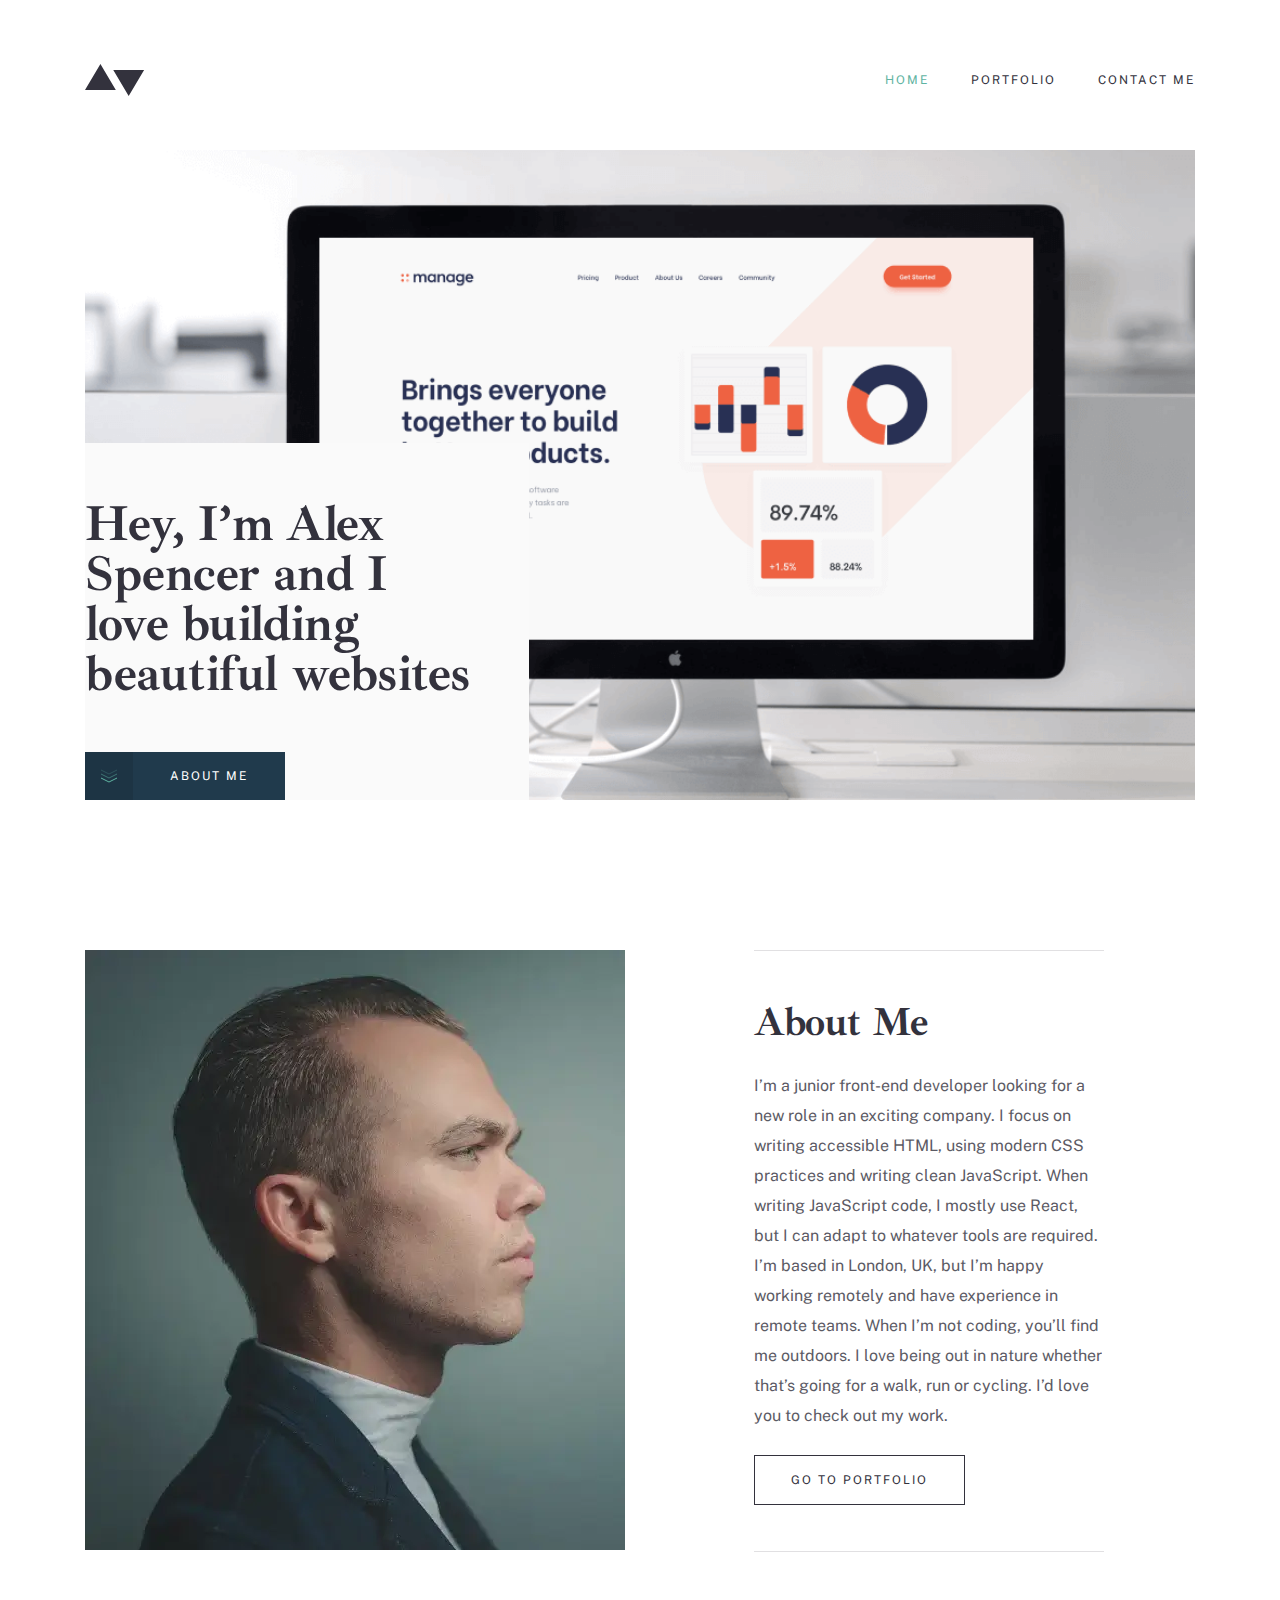
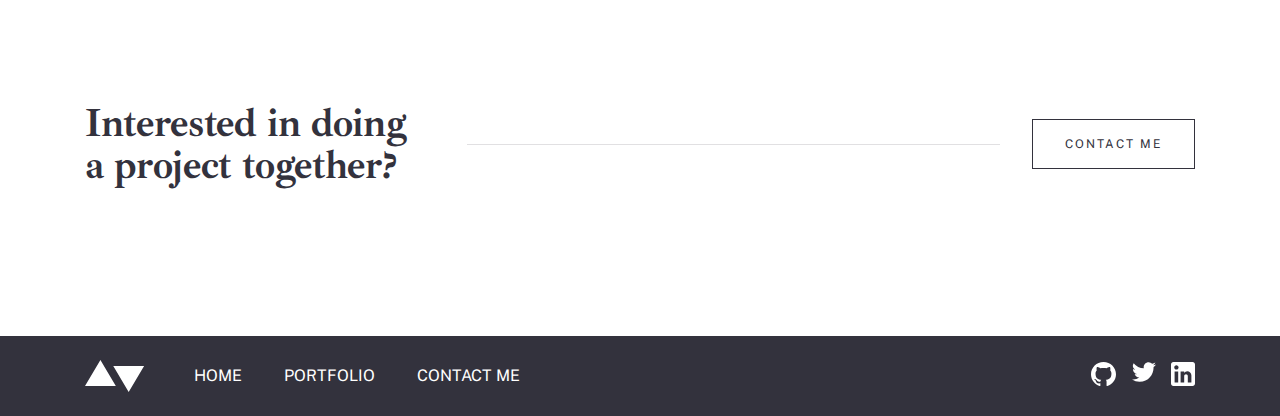
<file: index.html>
<!DOCTYPE html>
<html lang="en">

<head>
  <meta charset="UTF-8">
  <meta http-equiv="X-UA-Compatible" content="IE=edge">
  <meta name="viewport" content="width=device-width, initial-scale=1.0">
  <title>Minimalist</title>
  <link rel="stylesheet" href="./css/main.min.css">
</head>

<body class="site-body">
  <!-- HEADER START -->
  <header class="site-header">
    <div class="container">
      <div class="header-wrap">
        <a class="logo" href="./index.html">
          <img src="./images/logo.svg" width="60" height="32" alt="Minimalist site's logo">
        </a>
        <button class="header-wrap__btn"></button>
        <nav class="header-wrap__site-nav site-nav">
          <ol class="site-nav__list">
            <li class="site-nav__item">
              <a class="site-nav__link site-nav__link--active" href="./index.html">HOME</a>
            </li>
            <li class="site-nav__item">
              <a class="site-nav__link" href="./portfolio.html">PORTFOLIO</a>
            </li>
            <li class="site-nav__item">
              <a class="site-nav__link" href="./contact.html">CONTACT ME</a>
            </li>
          </ol>
        </nav>
      </div>
    </div>
  </header>
  <!-- HEADER END -->

  <!-- MAIN START -->
  <main>
    <!-- SECTION HERO START -->
    <section class="hero">
      <div class="container">
        <div class="hero-wrap">
          <div class="hero-wrap__img-box"></div>
          <div class="hero-wrap__box">
            <h1 class="hero-wrap__title">
              Hey, I’m Alex Spencer and I love building beautiful websites
            </h1>
            <a class="hero-wrap__link" href="#about">ABOUT ME</a>
          </div>
        </div>
      </div>
    </section>
    <!-- SECTION HERO END -->

    <!-- SECTION ABOUT START -->
    <section class="about" id="about">
      <div class="container">
        <div class="about-wrap">
          <div class="about-wrap__img-box">
            <picture>
              <!-- webP -->
              <source type="image/webp" media="(min-width: 1000px)" srcset="
              ./images/man-d.webp 1x,
              ./images/man-d@2x.webp 2x
              ">
              <source type="image/webp" media="(min-width: 700px)" srcset="
              ./images/man-t.webp 1x,
              ./images/man-t@2x.webp 2x
              ">
              <source type="image/webp" srcset="
              ./images/man-m.webp 1x,
              ./images/man-m@2x.webp 2x
              ">
              <!-- jpg -->
              <source media="(min-width: 1100px)" srcset="./images/man-d.jpg 1x, ./images/man-d@2x.jpg 2x">
              <source media="(min-width: 700px)" srcset="./images/man-t.jpg 1x, ./images/man-t@2x.jpg 2x">
              <img class="about-wrap__img-m" src="./images/man-m.jpg" width="311" height="271"
                srcset="./images/man-m.jpg 1x, ./images/man-m@2x.jpg 2x" alt="Men">
            </picture>
          </div>
          <div class="about-wrap__box">
            <h2 class="about-wrap__title">About Me</h2>
            <p class="about-wrap__text">
              I’m a junior front-end developer looking for a new role in an exciting company. I focus on writing
              accessible HTML, using modern CSS practices and writing clean JavaScript. When writing JavaScript code, I
              mostly use React, but I can adapt to whatever tools are required. I’m based in London, UK, but I’m happy
              working remotely and have experience in remote teams. When I’m not coding, you’ll find me outdoors. I love
              being out in nature whether that’s going for a walk, run or cycling. I’d love you to check out my work.
            </p>
            <a class="about-wrap__link" href="./portfolio.html">GO TO PORTFOLIO</a>
          </div>
        </div>
      </div>
    </section>
    <!-- SECTION ABOUT END -->
    <!-- ARTICLE START -->
    <article class="interested">
      <div class="container">
        <div class="interested-wrap">
          <div class="interested-wrap__title-box">
            <h2 class="interested-wrap__title">
              Interested in doing a project together?
            </h2>
          </div>
          <span class="interested-wrap__line"></span>
          <div class="interested-wrap__box-link">
            <a class="interested-wrap__link" href="./contact.html">CONTACT ME</a>
          </div>
        </div>
      </div>
    </article>
    <!-- ARTICLE END -->
    <!-- MAIN END -->

    <!-- FOOTER START -->
    <footer class="site-footer">
      <div class="container">
        <div class="footer-wrap">
          <a class="logo-footer" href="./index.html">
            <img src="./images/logo-footer.svg" width="60" height="32" alt="Minimalist site's logo">
          </a>
          <ol class="footer-wrap__list">
            <li class="footer-wrap__item">
              <a class="footer-wrap__link" href="./index.html">HOME</a>
            </li>
            <li class="footer-wrap__item">
              <a class="footer-wrap__link" href="./portfolio.html">PORTFOLIO</a>
            </li>
            <li class="footer-wrap__item">
              <a class="footer-wrap__link" href="./contact.html">CONTACT ME</a>
            </li>
          </ol>
          <ul class="footer-wrap__icon-list">
            <li class="footer-wrap__icon-item">
              <a class="footer-wrap__icon__link" href="https://github.com/" target="blank">
                <img src="./images/footer-github.svg" width="25" height="24" alt="Github">
              </a>
            </li>
            <li class="footer-wrap__icon-item">
              <a class="footer-wrap__icon__link" href="https://twitter.com/?lang=ru" target="blank">
                <img src="./images/footer-twitter.svg" width="24" height="20" alt="Twitter">
              </a>
            </li>
            <li class="footer-wrap__icon-item">
              <a class="footer-wrap__icon__link" href="https://ru.linkedin.com/" target="blank">
                <img src="./images/footer-in.svg" width="24" height="24" alt="Linkedin">
              </a>
            </li>
          </ul>
        </div>
      </div>
    </footer>
    <script src="./js/main.js"></script>
    <!-- FOOTER END -->
  </main>
</body>

</html>
</file>
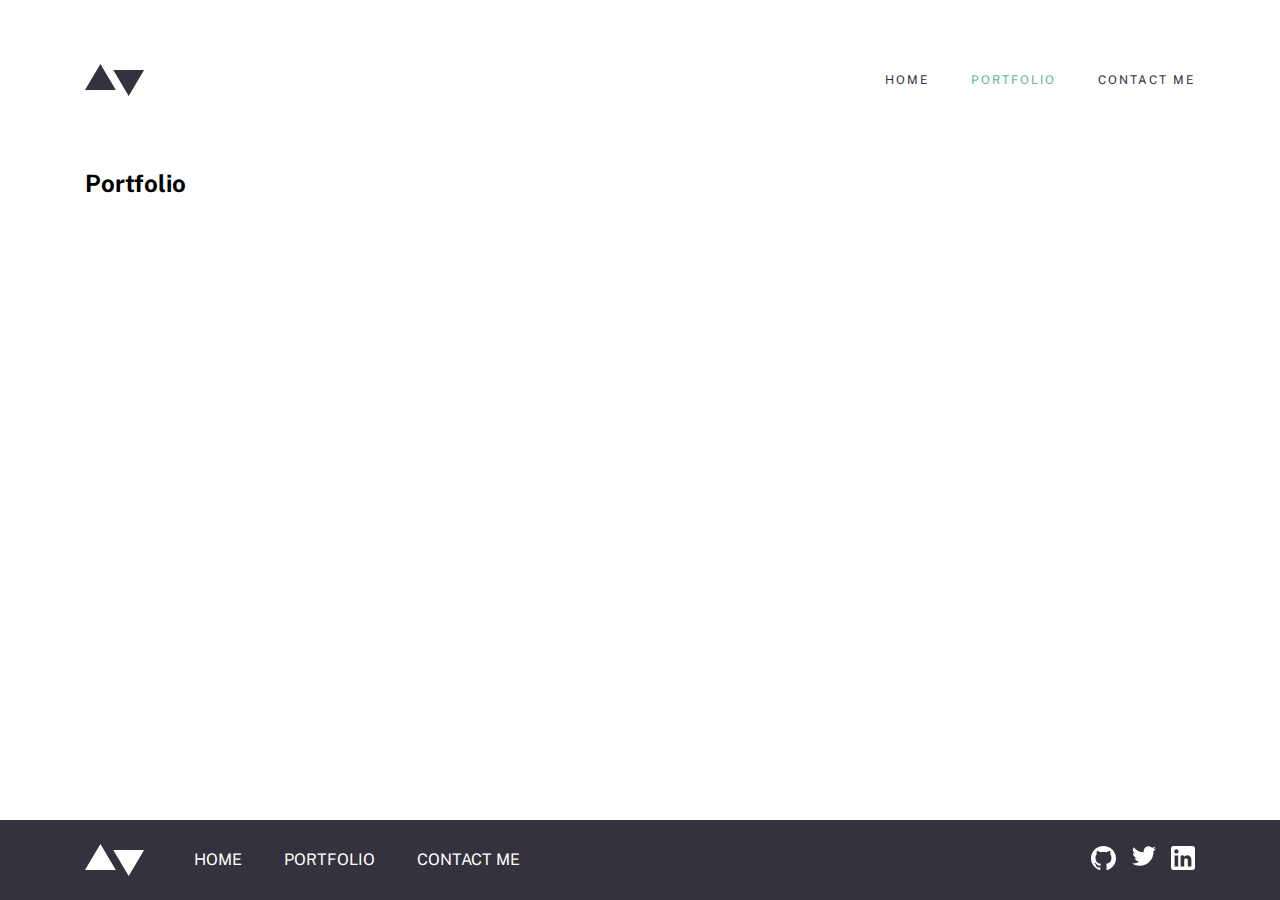
<file: portfolio.html>
<!DOCTYPE html>
<html lang="en">

<head>
  <meta charset="UTF-8">
  <meta http-equiv="X-UA-Compatible" content="IE=edge">
  <meta name="viewport" content="width=device-width, initial-scale=1.0">
  <title>Minimalist</title>
  <link rel="stylesheet" href="./css/main.min.css">
</head>

<body class="site-body">
  <!-- HEADER START -->
  <header class="site-header">
    <div class="container">
      <div class="header-wrap">
        <a class="logo" href="./index.html">
          <img src="./images/logo.svg" width="60" height="32" alt="Minimalist site's logo">
        </a>
        <button class="header-wrap__btn"></button>
        <nav class="header-wrap__site-nav site-nav">
          <ol class="site-nav__list">
            <li class="site-nav__item">
              <a class="site-nav__link" href="./index.html">HOME</a>
            </li>
            <li class="site-nav__item">
              <a class="site-nav__link site-nav__link--active" href="./portfolio.html">PORTFOLIO</a>
            </li>
            <li class="site-nav__item">
              <a class="site-nav__link" href="./contact.html">CONTACT ME</a>
            </li>
          </ol>
        </nav>
      </div>
    </div>
  </header>
  <!-- HEADER END -->

  <!-- MAIN START -->
  <main>
    <section>
        <div class="container">
            <h2>Portfolio</h2>
        </div>
    </section>
  </main>
    <!-- MAIN END -->

    <!-- FOOTER START -->
    <footer class="site-footer">
        <div class="container">
          <div class="footer-wrap">
            <a class="logo-footer" href="./index.html">
              <img src="./images/logo-footer.svg" 
              width="60"
              height="32"
              alt="Minimalist site's logo">
            </a>
            <ol class="footer-wrap__list">
              <li class="footer-wrap__item">
                <a class="footer-wrap__link" href="./index.html">HOME</a>
              </li>
              <li class="footer-wrap__item">
                <a class="footer-wrap__link" href="./portfolio.html">PORTFOLIO</a>
              </li>
              <li class="footer-wrap__item">
                <a class="footer-wrap__link" href="./contact.html">CONTACT ME</a>
              </li>
            </ol>
            <ul class="footer-wrap__icon-list">
              <li class="footer-wrap__icon-item">
                <a class="footer-wrap__icon__link" href="https://github.com/" target="blank">
                  <img src="./images/footer-github.svg" 
                  width="25"
                  height="24"
                  alt="Github">
                </a>
              </li>
              <li class="footer-wrap__icon-item">
                <a class="footer-wrap__icon__link" href="https://twitter.com/?lang=ru" target="blank">
                  <img src="./images/footer-twitter.svg" 
                  width="24"
                  height="20"
                  alt="Twitter">
                </a>
              </li>
              <li class="footer-wrap__icon-item">
                <a class="footer-wrap__icon__link" href="https://ru.linkedin.com/" target="blank">
                  <img src="./images/footer-in.svg" 
                  width="24"
                  height="24"
                  alt="Linkedin">
                </a>
              </li>
            </ul>
          </div>
        </div>
      </footer>
      <script src="./js/main.js"></script>
      <!-- FOOTER END -->
  </body>
  
  </html>
</file>
<file: css/main.min.css>
:root{--white-color: #fff;--green-color: #5fb4a2;--title-color: #33323d;--red-color: #f43030}.contact-wrap__btn,.header-wrap__btn{padding:0px;background-color:rgba(0,0,0,0);border:none}@font-face{font-family:"Public Sans";font-style:normal;font-weight:400;src:local(""),url("../fonts/public-sans-v14-latin-regular.woff2") format("woff2"),url("../fonts/public-sans-v14-latin-regular.woff") format("woff")}@font-face{font-family:"Public Sans";font-style:normal;font-weight:700;src:local(""),url("../fonts/public-sans-v14-latin-700.woff2") format("woff2"),url("../fonts/public-sans-v14-latin-700.woff") format("woff")}@font-face{font-family:"Ibarra Real Nova";font-style:normal;font-weight:700;src:local(""),url("../fonts/ibarra-real-nova-v20-latin-700.woff2") format("woff2"),url("../fonts/ibarra-real-nova-v20-latin-700.woff") format("woff")}/*! normalize.css v8.0.1 | MIT License | github.com/necolas/normalize.css */html{line-height:1.15;-webkit-text-size-adjust:100%}body{margin:0}main{display:block}h1{font-size:2em;margin:.67em 0}hr{-webkit-box-sizing:content-box;box-sizing:content-box;height:0;overflow:visible}pre{font-family:monospace,monospace;font-size:1em}a{background-color:rgba(0,0,0,0)}abbr[title]{border-bottom:none;text-decoration:underline;-webkit-text-decoration:underline dotted;text-decoration:underline dotted}b,strong{font-weight:bolder}code,kbd,samp{font-family:monospace,monospace;font-size:1em}small{font-size:80%}sub,sup{font-size:75%;line-height:0;position:relative;vertical-align:baseline}sub{bottom:-0.25em}sup{top:-0.5em}img{border-style:none}button,input,optgroup,select,textarea{font-family:inherit;font-size:100%;line-height:1.15;margin:0}button,input{overflow:visible}button,select{text-transform:none}button,[type=button],[type=reset],[type=submit]{-webkit-appearance:button}button::-moz-focus-inner,[type=button]::-moz-focus-inner,[type=reset]::-moz-focus-inner,[type=submit]::-moz-focus-inner{border-style:none;padding:0}button:-moz-focusring,[type=button]:-moz-focusring,[type=reset]:-moz-focusring,[type=submit]:-moz-focusring{outline:1px dotted ButtonText}fieldset{padding:.35em .75em .625em}legend{-webkit-box-sizing:border-box;box-sizing:border-box;color:inherit;display:table;max-width:100%;padding:0;white-space:normal}progress{vertical-align:baseline}textarea{overflow:auto}[type=checkbox],[type=radio]{-webkit-box-sizing:border-box;box-sizing:border-box;padding:0}[type=number]::-webkit-inner-spin-button,[type=number]::-webkit-outer-spin-button{height:auto}[type=search]{-webkit-appearance:textfield;outline-offset:-2px}[type=search]::-webkit-search-decoration{-webkit-appearance:none}::-webkit-file-upload-button{-webkit-appearance:button;font:inherit}details{display:block}summary{display:list-item}template{display:none}[hidden]{display:none}html{height:100%;scroll-behavior:smooth}*{-webkit-box-sizing:border-box;box-sizing:border-box}*::before,*::after{-webkit-box-sizing:inherit;box-sizing:inherit}body{display:-webkit-box;display:-ms-flexbox;display:flex;-webkit-box-orient:vertical;-webkit-box-direction:normal;-ms-flex-direction:column;flex-direction:column;height:100%;margin:0;padding:0;font-family:"Public Sans","Arial",sans-serif;font-weight:400}main{-webkit-box-flex:1;-ms-flex-positive:1;flex-grow:1}img{display:block}ul,ol{margin:0px;padding-left:0px;list-style:none}a{display:inline-block;text-decoration:none}.visually-hidden{position:absolute;width:1px;height:1px;margin:-1px;padding:0;overflow:hidden;border:0;clip:rect(0 0 0 0)}.container{width:100%;max-width:1150px;margin:0 auto;padding:0 20px}.site-header{padding:32px 0px 40px 0px}.container{padding:0px 32px}.header-wrap{position:relative;display:-webkit-box;display:-ms-flexbox;display:flex;-webkit-box-pack:justify;-ms-flex-pack:justify;justify-content:space-between;-webkit-box-align:center;-ms-flex-align:center;align-items:center}.site-header--open .header-wrap__btn{width:18px;height:19px;background-image:url("../images/x.svg")}.body--active{overflow:hidden}.header-wrap__btn{background-image:url("../images/hamburg.svg");width:24px;height:13px}.site-header--open .site-nav{display:block}.site-nav{display:none;position:absolute;top:56px;right:0px;z-index:5;width:223px;padding:40px 63px;background-color:var(--title-color);-webkit-animation-name:slidedown;animation-name:slidedown;-webkit-animation-duration:1.5s;animation-duration:1.5s}.site-nav__item:not(:last-child){margin-bottom:32px}.site-nav__link{display:block;font-size:12px;line-height:14px;letter-spacing:2px;text-transform:uppercase;text-align:center;color:var(--white-color)}@-webkit-keyframes slidedown{from{-webkit-transform:translateY(-250px);transform:translateY(-250px)}to{-webkit-transform:translateY(0px);transform:translateY(0px)}}@keyframes slidedown{from{-webkit-transform:translateY(-250px);transform:translateY(-250px)}to{-webkit-transform:translateY(0px);transform:translateY(0px)}}@media only screen and (min-width: 650px){.site-header{padding:64px 0px 47px 0px}.container{padding:0px 40px}.header-wrap__btn{display:none}.site-nav{position:static;display:block;width:310px;padding:0px;background-color:rgba(0,0,0,0);-webkit-animation:none;animation:none}.site-nav__list{display:-webkit-box;display:-ms-flexbox;display:flex}.site-nav__item:not(:last-child){margin:0px 42px 0px 0px}.site-nav__link{color:var(--title-color)}.site-nav__link--active{color:var(--green-color)}}@media only screen and (min-width: 1000px){.site-header{padding:64px 0px 54px 0px}.container{padding:0px 20px}}.hero{padding-bottom:96px}.hero-wrap{position:relative}.hero-wrap__img-box{display:block;width:100%;height:271px;margin-bottom:24px;background-image:url("../images/hero-bg-m.jpg");background-size:275px 271px;background-position:center;background-repeat:no-repeat}.hero-wrap__box{width:100%;max-width:311px}.hero-wrap__title{margin:0px 0px 32px 0px;font-family:"Ibarra Real Nova","Times New Roman",serif;font-size:40px;line-height:42px;font-weight:700;letter-spacing:-0.357143px;color:var(--title-color);font-size:33px;line-height:36px}.hero-wrap__link{position:relative;margin-left:48px;padding:17px 37px;font-size:12px;line-height:14px;text-align:center;letter-spacing:2px;text-transform:uppercase;color:var(--white-color);background-color:#203a4c}.hero-wrap__link::before{position:absolute;top:0px;left:-48px;width:48px;height:48px;padding:18px 16px;background-image:url("../images/green-line.svg");background-repeat:no-repeat;background-size:18px 14px;background-position:center;background-color:#1d3444;content:""}.hero-wrap__link:hover{background-color:var(--green-color);-webkit-transition:all .3s ease;transition:all .3s ease}.hero-wrap__link:hover::before{background-image:url("../images/hover-line.svg");background-color:#56a292;-webkit-transition:all .3s ease;transition:all .3s ease}@media only screen and (-webkit-min-device-pixel-ratio: 2),only screen and (min-device-pixel-ratio: 2),only screen and (min-resolution: 192dpi),only screen and (min-resolution: 2dppx){.hero-wrap__img-box{background-image:url("../images/hero-bg-m@2x.jpg")}}@media only screen and (min-width: 350px){.hero-wrap__img-box{background-size:cover}}@media only screen and (min-width: 372px){.hero-wrap__title{font-size:40px;line-height:42px}}@media only screen and (min-width: 440px){.hero-wrap__img-box{height:371px}}@media only screen and (min-width: 580px){.hero-wrap__img-box{height:400px}}@media only screen and (min-width: 650px){.hero-wrap{position:relative}.hero-wrap__img-box{background-image:url("../images/hero-bg-t.jpg");height:499px;margin:0px}.hero-wrap__box{position:absolute;bottom:0px;z-index:2;max-width:444px;padding:56px 56px 0px 0px;background-color:#fafafa}.hero-wrap__title{margin:0px 0px 48px 0px}}@media only screen and (-webkit-min-device-pixel-ratio: 2),only screen and (min-device-pixel-ratio: 2),only screen and (min-resolution: 192dpi),only screen and (min-resolution: 2dppx){.hero-wrap__img-box{background-image:url("../images/hero-bg-t@2x.jpg")}}@media only screen and (min-width: 800px){.hero-wrap__img-box{height:600px}}@media only screen and (min-width: 930px){.hero-wrap__img-box{height:650px}}@media only screen and (min-width: 1000px){.hero{padding-bottom:150px}.hero-wrap__img-box{background-image:url("../images/hero-bg-d.png")}.hero-wrap__title{margin:0px 0px 53px 0px;font-size:50px;line-height:50px;letter-spacing:-0.446429px}}@media only screen and (min-width: 1000px)and (-webkit-min-device-pixel-ratio: 2),only screen and (min-width: 1000px)and (min-device-pixel-ratio: 2),only screen and (min-width: 1000px)and (min-resolution: 192dpi),only screen and (min-width: 1000px)and (min-resolution: 2dppx){.hero-wrap__img-box{background-image:url("../images/hero-bg-d@2x.jpg")}}.about{padding-bottom:115px}.about-wrap__box{padding:32px 0px 51px 0px;border-top:1px solid rgba(51,50,61,.1490196078);border-bottom:1px solid rgba(51,50,61,.1490196078)}.about-wrap__img-box{margin-bottom:32px}.about-wrap__img-m{display:block;width:100%;height:100%}.about-wrap__title{margin:0px 0px 28px 0px;font-family:"Ibarra Real Nova","Times New Roman",serif;font-size:40px;line-height:42px;font-weight:700;letter-spacing:-0.357143px;color:var(--title-color)}.about-wrap__text{margin:0px 0px 24px 0px;font-size:16px;line-height:30px;color:var(--title-color);opacity:.8}.about-wrap__link{padding:17px 36px;font-size:12px;line-height:14px;letter-spacing:2px;text-transform:uppercase;color:var(--title-color);border:1px solid var(--title-color)}.about-wrap__link:hover{color:var(--white-color);background-color:var(--title-color);-webkit-transition:all .3s ease;transition:all .3s ease}@media only screen and (min-width: 700px){.about{padding-bottom:96px}.about-wrap{display:-webkit-box;display:-ms-flexbox;display:flex;width:100%}.about-wrap__img-box{width:45%;margin:0px 69px 0px 0px}.about-wrap__img-m{width:281px;height:100%}.about-wrap__box{max-width:339px;padding:50px 0px 46px 0px}}@media only screen and (min-width: 769px){.about-wrap__img-m{width:100%;height:600px}}@media only screen and (min-width: 1000px){.about{padding-bottom:150px}.about-wrap__img-box{width:49%;margin-right:125px}.about-wrap__img-m{width:540px}.about-wrap__box{max-width:350px}}.interested{padding-bottom:80px}.interested-wrap__title-box{width:100%;max-width:311px;margin:0 auto}.interested-wrap__title{margin:0px 0px 40px 0px;font-family:"Ibarra Real Nova","Times New Roman",serif;font-size:40px;line-height:42px;font-weight:700;letter-spacing:-0.357143px;color:var(--title-color);text-align:center}.interested-wrap__line{display:none}.interested-wrap__box-link{width:163px;margin:0 auto}.interested-wrap__link{display:inline-block;padding:17px 32px;font-size:12px;line-height:14px;letter-spacing:2px;text-transform:uppercase;color:var(--title-color);border:1px solid var(--title-color)}.interested-wrap__link:hover{color:var(--white-color);background-color:var(--title-color);-webkit-transition:all .3s ease;transition:all .3s ease}@media only screen and (min-width: 700px){.interested{padding-bottom:96px}.interested-wrap{display:-webkit-box;display:-ms-flexbox;display:flex;-webkit-box-pack:justify;-ms-flex-pack:justify;justify-content:space-between;-webkit-box-align:center;-ms-flex-align:center;align-items:center}.interested-wrap__title-box{position:relative;width:100%;min-width:350px;margin:0px;display:-webkit-box;display:-ms-flexbox;display:flex}.interested-wrap__title{margin:0px;font-size:35px;text-align:left}.interested-wrap__line{display:block;width:100%;height:1px;margin:0px 32px;border-bottom:1px solid rgba(51,50,61,.1490196078)}.interested-wrap__box-link{min-width:163px;margin:0px}}@media only screen and (min-width: 693px){.interested-wrap__title{font-size:40px}}@media only screen and (min-width: 1000px){.interested{padding-bottom:150px}}.get{padding-bottom:32px}.get-wrap{padding:24px 0px 32px 0px;border-top:1px solid rgba(51,50,61,.1490196078);border-bottom:1px solid rgba(51,50,61,.1490196078)}.get-wrap__title{margin:0px 0px 24px 0px;font-family:"Ibarra Real Nova","Times New Roman",serif;font-size:40px;line-height:42px;font-weight:700;letter-spacing:-0.357143px;color:var(--title-color)}.get-wrap__text{margin:0px 0px 24px 0px;font-size:15px;line-height:30px;color:var(--title-color);opacity:.8}.get-wrap__list{display:-webkit-box;display:-ms-flexbox;display:flex;-webkit-box-pack:justify;-ms-flex-pack:justify;justify-content:space-between;width:104px}@media only screen and (min-width: 600px){.get{padding-top:47px}.get-wrap{padding:32px 0px}}@media only screen and (min-width: 1024px){.get-wrap{padding:48px 0px;display:-webkit-box;display:-ms-flexbox;display:flex;-webkit-box-pack:justify;-ms-flex-pack:justify;justify-content:space-between}.get-wrap__text-box{width:100%;max-width:635px}}.contact{padding-bottom:80px}.contact-wrap__title{margin:0px 0px 24px 0px;font-family:"Ibarra Real Nova","Times New Roman",serif;font-size:40px;line-height:42px;font-weight:700;letter-spacing:-0.357143px;color:var(--title-color)}.contact-wrap__form{width:100%}.contact-wrap__label{display:-webkit-box;display:-ms-flexbox;display:flex;-webkit-box-orient:vertical;-webkit-box-direction:normal;-ms-flex-direction:column;flex-direction:column;margin-bottom:24px;font-size:13px;line-height:30px;font-weight:700;color:rgba(51,50,61,.8)}.contact-wrap__input,.contact-wrap__textarea{margin-top:8px;padding:9px 0px 9px 16px;font-size:13px;line-height:30px;color:var(--title-color);background-color:#e6e6e7;border:1px solid rgba(0,0,0,0);outline:none}.contact-wrap__input::-webkit-input-placeholder, .contact-wrap__textarea::-webkit-input-placeholder{color:rgba(51,50,61,.4)}.contact-wrap__input::-moz-placeholder, .contact-wrap__textarea::-moz-placeholder{color:rgba(51,50,61,.4)}.contact-wrap__input:-ms-input-placeholder, .contact-wrap__textarea:-ms-input-placeholder{color:rgba(51,50,61,.4)}.contact-wrap__input::-ms-input-placeholder, .contact-wrap__textarea::-ms-input-placeholder{color:rgba(51,50,61,.4)}.contact-wrap__input::placeholder,.contact-wrap__textarea::placeholder{color:rgba(51,50,61,.4)}.contact-wrap__input:focus,.contact-wrap__textarea:focus{border:1px solid var(--green-color)}.contact-wrap__input:not(:-moz-placeholder-shown):not(:focus):invalid, .contact-wrap__textarea:not(:-moz-placeholder-shown):not(:focus):invalid{border-color:var(--red-color)}.contact-wrap__input:not(:-ms-input-placeholder):not(:focus):invalid, .contact-wrap__textarea:not(:-ms-input-placeholder):not(:focus):invalid{border-color:var(--red-color)}.contact-wrap__input:not(:placeholder-shown):not(:focus):invalid,.contact-wrap__textarea:not(:placeholder-shown):not(:focus):invalid{border-color:var(--red-color)}.contact-wrap__input:not(:-moz-placeholder-shown):not(:focus):invalid+.contact-wrap__tiny, .contact-wrap__textarea:not(:-moz-placeholder-shown):not(:focus):invalid+.contact-wrap__tiny{opacity:1}.contact-wrap__input:not(:-ms-input-placeholder):not(:focus):invalid+.contact-wrap__tiny, .contact-wrap__textarea:not(:-ms-input-placeholder):not(:focus):invalid+.contact-wrap__tiny{opacity:1}.contact-wrap__input:not(:placeholder-shown):not(:focus):invalid+.contact-wrap__tiny,.contact-wrap__textarea:not(:placeholder-shown):not(:focus):invalid+.contact-wrap__tiny{opacity:1}.contact-wrap__tiny{margin-top:4px;font-size:10px;line-height:12px;font-weight:700;color:var(--red-color);opacity:0}.contact-wrap__textarea{height:96px;padding:9px 0px 57px 16px;resize:none;overflow-y:hidden}.contact-wrap__btn{display:inline-block;padding:17px 41px;font-size:12px;line-height:14px;letter-spacing:2px;text-transform:uppercase;color:var(--white-color);background-color:#203a4c}@media only screen and (min-width: 700px){.contact{padding-bottom:96px}}@media only screen and (min-width: 1024px){.contact{padding-bottom:109px}.contact-wrap{display:-webkit-box;display:-ms-flexbox;display:flex;-webkit-box-pack:justify;-ms-flex-pack:justify;justify-content:space-between}.contact-wrap__form{max-width:635px}}.site-footer{padding:56px 0px;background-color:var(--title-color)}.logo-footer{display:-webkit-box;display:-ms-flexbox;display:flex;-webkit-box-pack:center;-ms-flex-pack:center;justify-content:center;margin-bottom:40px}.footer-wrap__list{margin-bottom:40px}.footer-wrap__item:not(:last-child){margin-bottom:32px}.footer-wrap__link{display:block;text-align:center;color:var(--white-color)}.footer-wrap__icon-list{display:-webkit-box;display:-ms-flexbox;display:flex;-webkit-box-pack:justify;-ms-flex-pack:justify;justify-content:space-between;width:104px;margin:0 auto}@media only screen and (min-width: 650px){.site-footer{padding:24px 0px}.footer-wrap{display:-webkit-box;display:-ms-flexbox;display:flex;-webkit-box-align:center;-ms-flex-align:center;align-items:center}.logo-footer{margin:0px 49px 0px 0px}.footer-wrap__list{display:-webkit-box;display:-ms-flexbox;display:flex;margin:0px auto 0px 0px}.footer-wrap__item:not(:last-child){margin:0px 42px 0px 0px}.footer-wrap__icon-list{margin:0px}}/*# sourceMappingURL=main.min.css.map */
</file>
